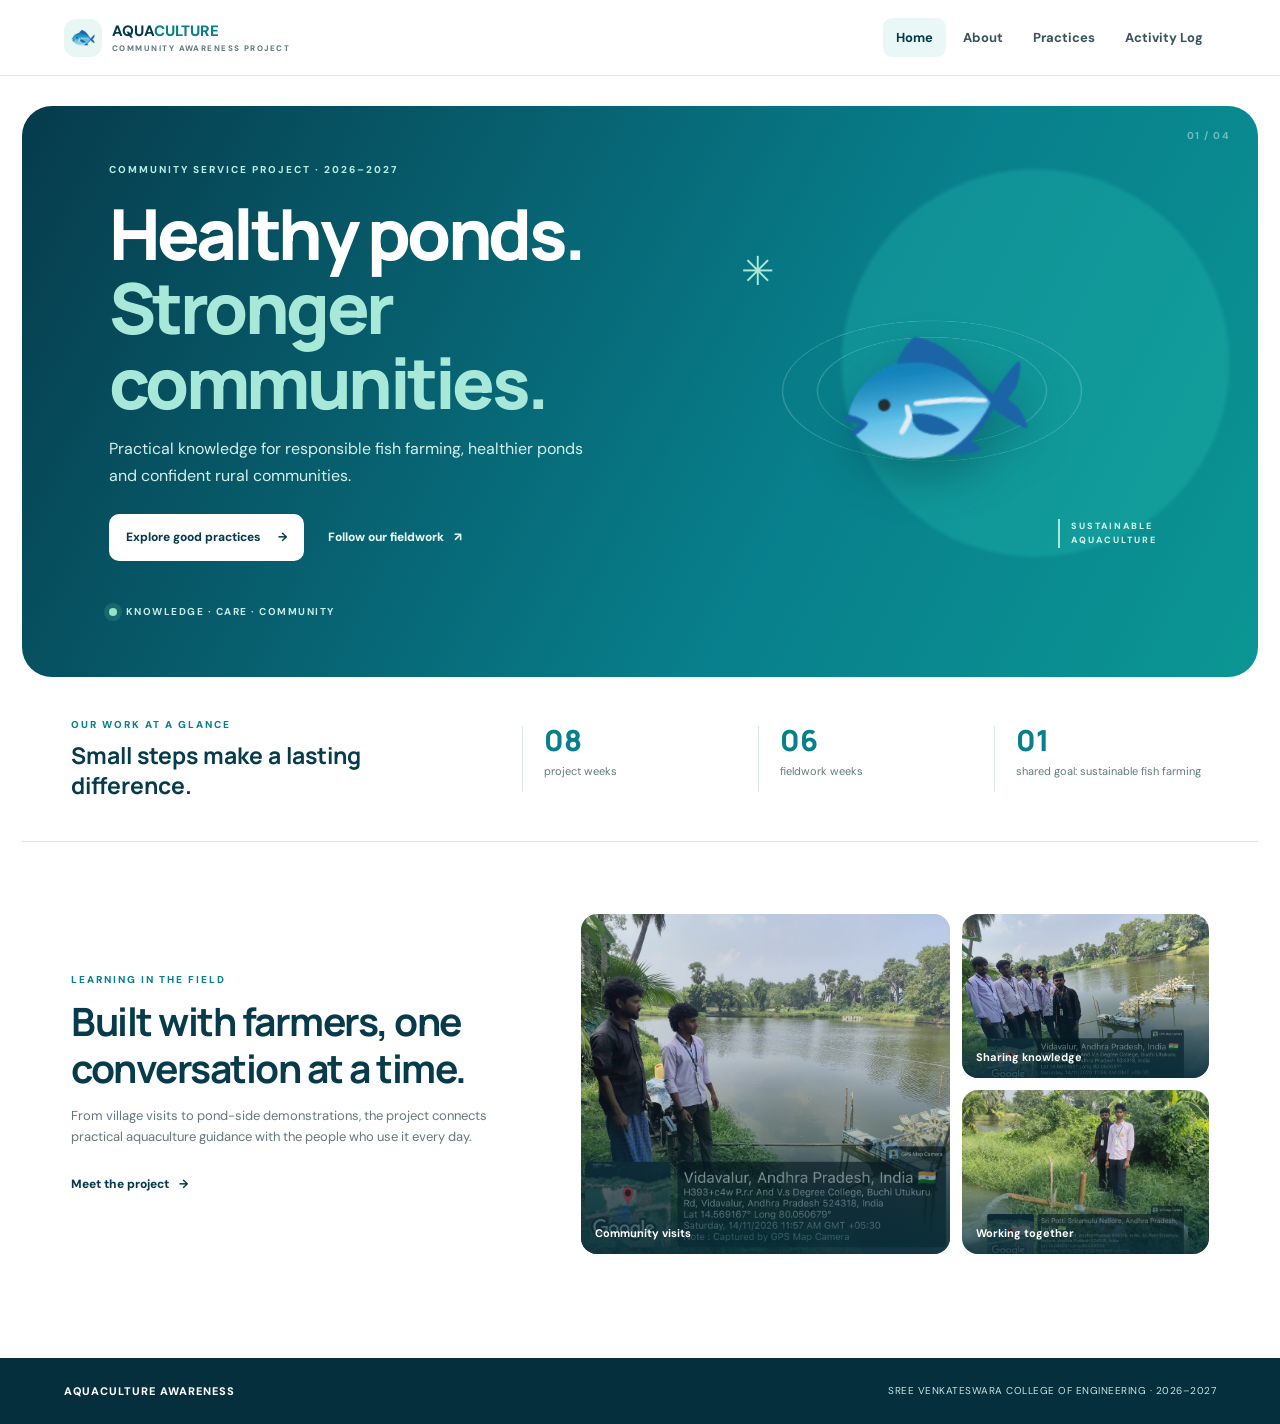
<file: index.html>
<!doctype html>
<html lang="en">
<head>
  <meta charset="utf-8">
  <meta name="viewport" content="width=device-width, initial-scale=1">
  <meta name="theme-color" content="#073b4c">
  <meta name="description" content="Community-led aquaculture awareness and sustainable fish farming practices in rural communities.">
  <title>Home | Aquaculture Awareness</title>
  <link rel="stylesheet" href="style.css?v=20261122-4">
</head>
<body class="page-home">
  <header class="site-header">
    <a class="brand" href="index.html"><span class="brand-mark">🐟</span><span>AQUA<span class="brand-accent">CULTURE</span><small>COMMUNITY AWARENESS PROJECT</small></span></a>
    <button class="menu-toggle" id="menuToggle" type="button" aria-label="Toggle navigation" aria-expanded="false">☰</button>
    <nav class="site-nav" id="siteNav" aria-label="Main navigation">
      <a href="index.html" aria-current="page">Home</a>
      <a href="about.html">About</a>
      <a href="practices.html">Practices</a>
      <a href="activity-log.html">Activity Log</a>
    </nav>
  </header>

  <main class="page-main home-main">
    <section class="home-hero" aria-labelledby="home-title">
      <div class="home-hero-copy">
        <p class="eyebrow">COMMUNITY SERVICE PROJECT · 2026–2027</p>
        <h1 id="home-title">Healthy ponds.<br><span>Stronger communities.</span></h1>
        <p class="hero-intro">Practical knowledge for responsible fish farming, healthier ponds and confident rural communities.</p>
        <div class="home-actions">
          <a class="button button-light" href="practices.html">Explore good practices <span aria-hidden="true">→</span></a>
          <a class="text-link text-link-light" href="activity-log.html">Follow our fieldwork <span aria-hidden="true">↗</span></a>
        </div>
        <div class="hero-note"><span class="pulse-dot"></span> Knowledge · Care · Community</div>
      </div>
      <div class="home-hero-art" aria-hidden="true">
        <div class="water-ring water-ring-one"></div>
        <div class="water-ring water-ring-two"></div>
        <div class="hero-fish">🐟</div>
        <div class="hero-art-label">SUSTAINABLE<br>AQUACULTURE</div>
        <div class="hero-art-leaf">✳</div>
      </div>
      <span class="hero-index" aria-hidden="true">01 / 04</span>
    </section>

    <section class="home-impact" aria-label="Project at a glance">
      <div class="impact-heading">
        <p class="eyebrow">OUR WORK AT A GLANCE</p>
        <h2>Small steps make a lasting difference.</h2>
      </div>
      <div class="impact-stat"><strong>08</strong><span>project weeks</span></div>
      <div class="impact-stat"><strong>06</strong><span>fieldwork weeks</span></div>
      <div class="impact-stat"><strong>01</strong><span>shared goal: sustainable fish farming</span></div>
    </section>

    <section class="home-fieldwork" aria-labelledby="fieldwork-title">
      <div class="fieldwork-copy">
        <p class="eyebrow">LEARNING IN THE FIELD</p>
        <h2 id="fieldwork-title">Built with farmers, one conversation at a time.</h2>
        <p>From village visits to pond-side demonstrations, the project connects practical aquaculture guidance with the people who use it every day.</p>
        <a class="text-link" href="about.html">Meet the project <span aria-hidden="true">→</span></a>
      </div>
      <div class="fieldwork-photos" aria-label="Community fieldwork photographs">
        <figure class="fieldwork-photo photo-large"><img src="assets/week-4-photo-1.jpeg" alt="Community field visit during project week 4"><figcaption>Community visits</figcaption></figure>
        <figure class="fieldwork-photo photo-small"><img src="assets/week-2-photo-1.jpeg" alt="Project awareness work during week 2"><figcaption>Sharing knowledge</figcaption></figure>
        <figure class="fieldwork-photo photo-small"><img src="assets/week-7-photo-1.jpeg" alt="Project team field activity during week 7"><figcaption>Working together</figcaption></figure>
      </div>
    </section>
  </main>

  <footer class="site-footer">
    <a class="footer-brand" href="index.html">AQUACULTURE AWARENESS</a>
    <span>SREE VENKATESWARA COLLEGE OF ENGINEERING · 2026–2027</span>
  </footer>
  <script defer src="script.js?v=20261122-4"></script>
</body>
</html>
</file>
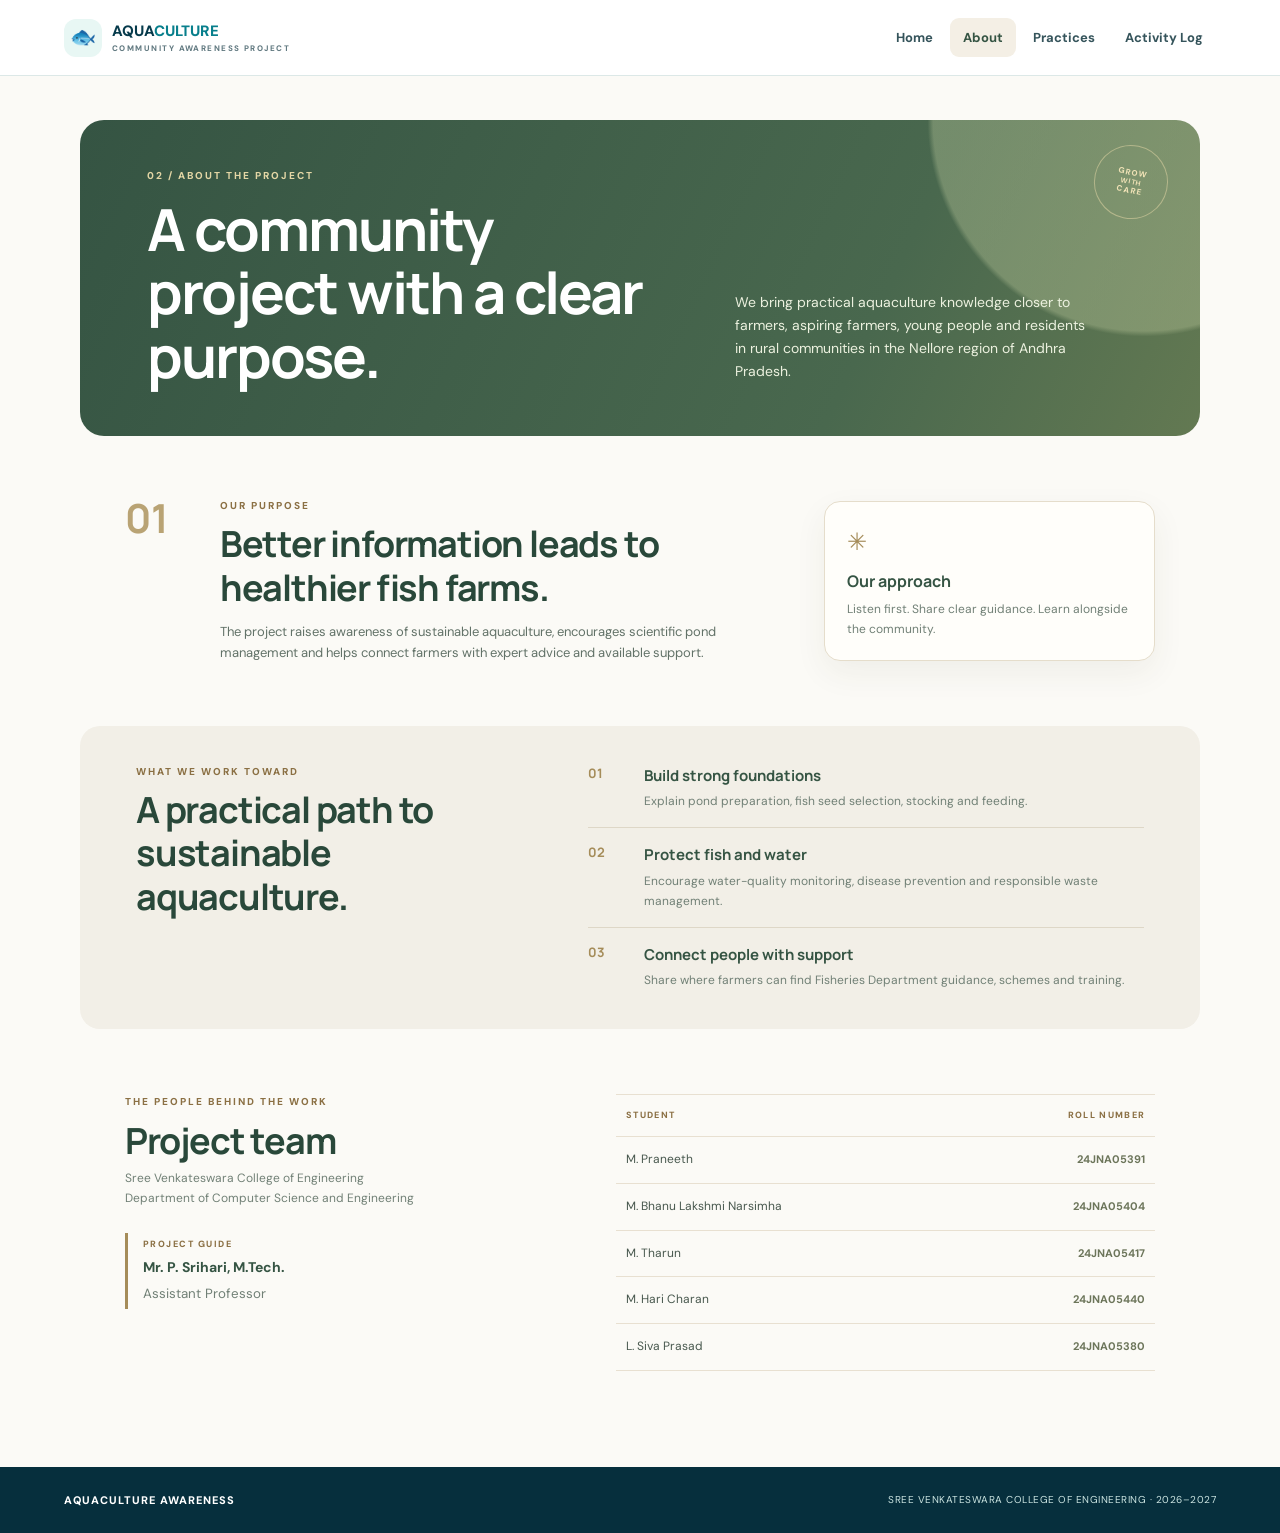
<file: about.html>
<!doctype html>
<html lang="en">
<head>
  <meta charset="utf-8">
  <meta name="viewport" content="width=device-width, initial-scale=1">
  <meta name="theme-color" content="#355443">
  <meta name="description" content="Learn about the community project improving awareness of sustainable aquaculture in rural communities.">
  <title>About | Aquaculture Awareness</title>
  <link rel="stylesheet" href="style.css?v=20261122-4">
</head>
<body class="page-about">
  <header class="site-header">
    <a class="brand" href="index.html"><span class="brand-mark">🐟</span><span>AQUA<span class="brand-accent">CULTURE</span><small>COMMUNITY AWARENESS PROJECT</small></span></a>
    <button class="menu-toggle" id="menuToggle" type="button" aria-label="Toggle navigation" aria-expanded="false">☰</button>
    <nav class="site-nav" id="siteNav" aria-label="Main navigation">
      <a href="index.html">Home</a>
      <a href="about.html" aria-current="page">About</a>
      <a href="practices.html">Practices</a>
      <a href="activity-log.html">Activity Log</a>
    </nav>
  </header>

  <main class="page-main about-main">
    <section class="about-hero" aria-labelledby="about-title">
      <div class="about-hero-copy">
        <p class="eyebrow">02 / ABOUT THE PROJECT</p>
        <h1 id="about-title">A community project with a clear purpose.</h1>
      </div>
      <p class="about-lead">We bring practical aquaculture knowledge closer to farmers, aspiring farmers, young people and residents in rural communities in the Nellore region of Andhra Pradesh.</p>
      <div class="about-seal" aria-hidden="true"><span>GROW</span><b>WITH</b><span>CARE</span></div>
    </section>

    <section class="about-purpose">
      <div class="purpose-number" aria-hidden="true">01</div>
      <div class="purpose-copy">
        <p class="eyebrow">OUR PURPOSE</p>
        <h2>Better information leads to healthier fish farms.</h2>
        <p>The project raises awareness of sustainable aquaculture, encourages scientific pond management and helps connect farmers with expert advice and available support.</p>
      </div>
      <div class="purpose-card">
        <span class="purpose-icon" aria-hidden="true">✳</span>
        <h3>Our approach</h3>
        <p>Listen first. Share clear guidance. Learn alongside the community.</p>
      </div>
    </section>

    <section class="about-priorities" aria-labelledby="priorities-title">
      <div class="section-intro">
        <p class="eyebrow">WHAT WE WORK TOWARD</p>
        <h2 id="priorities-title">A practical path to sustainable aquaculture.</h2>
      </div>
      <ol class="priority-list">
        <li><span>01</span><div><h3>Build strong foundations</h3><p>Explain pond preparation, fish seed selection, stocking and feeding.</p></div></li>
        <li><span>02</span><div><h3>Protect fish and water</h3><p>Encourage water-quality monitoring, disease prevention and responsible waste management.</p></div></li>
        <li><span>03</span><div><h3>Connect people with support</h3><p>Share where farmers can find Fisheries Department guidance, schemes and training.</p></div></li>
      </ol>
    </section>

    <section class="about-team" aria-labelledby="team-title">
      <div class="team-heading">
        <p class="eyebrow">THE PEOPLE BEHIND THE WORK</p>
        <h2 id="team-title">Project team</h2>
        <p>Sree Venkateswara College of Engineering<br>Department of Computer Science and Engineering</p>
        <div class="guide-card"><span>PROJECT GUIDE</span><strong>Mr. P. Srihari, M.Tech.</strong><small>Assistant Professor</small></div>
      </div>
      <div class="team-list">
        <div class="team-list-head"><span>STUDENT</span><span>ROLL NUMBER</span></div>
        <div><span>M. Praneeth</span><b>24JNA05391</b></div>
        <div><span>M. Bhanu Lakshmi Narsimha</span><b>24JNA05404</b></div>
        <div><span>M. Tharun</span><b>24JNA05417</b></div>
        <div><span>M. Hari Charan</span><b>24JNA05440</b></div>
        <div><span>L. Siva Prasad</span><b>24JNA05380</b></div>
      </div>
    </section>
  </main>

  <footer class="site-footer">
    <a class="footer-brand" href="index.html">AQUACULTURE AWARENESS</a>
    <span>SREE VENKATESWARA COLLEGE OF ENGINEERING · 2026–2027</span>
  </footer>
  <script defer src="script.js?v=20261122-4"></script>
</body>
</html>
</file>
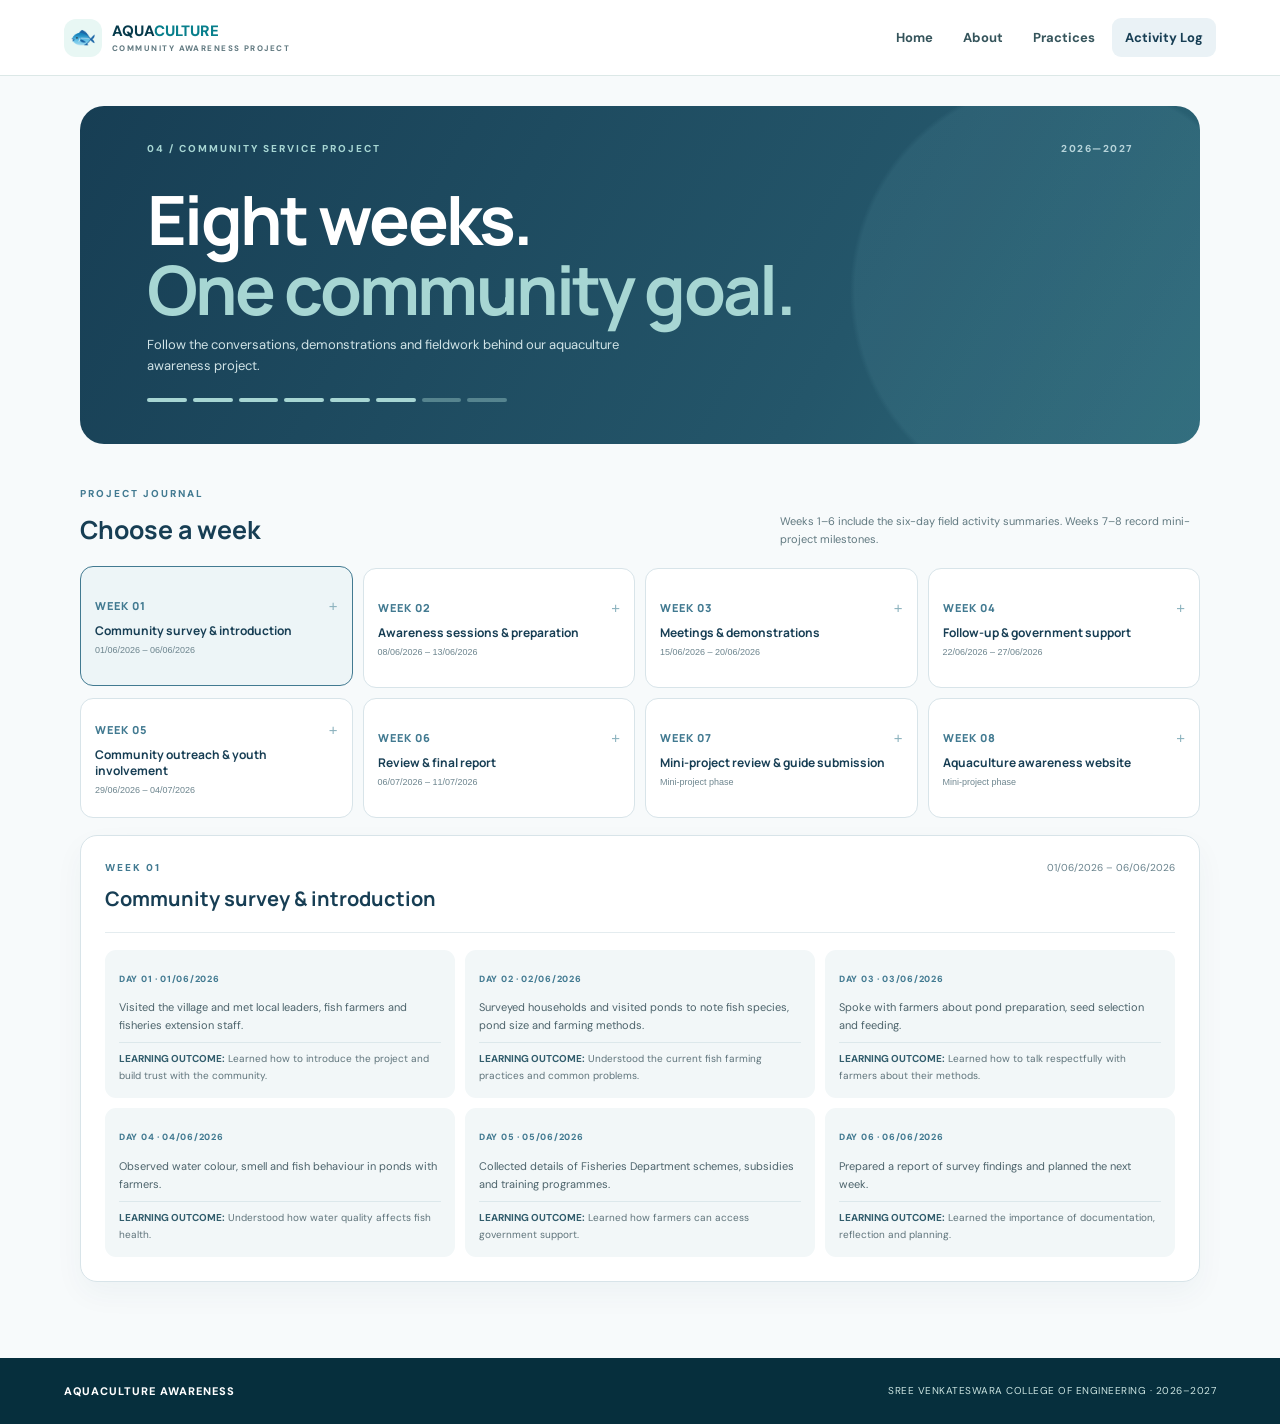
<file: activity-log.html>
<!doctype html>
<html lang="en">
<head>
  <meta charset="utf-8">
  <meta name="viewport" content="width=device-width, initial-scale=1">
  <meta name="theme-color" content="#173e54">
  <meta name="description" content="Explore the eight-week community service project activity log.">
  <title>Activity Log | Aquaculture Awareness</title>
  <link rel="stylesheet" href="style.css?v=20261122-4">
</head>
<body class="page-activity">
  <header class="site-header">
    <a class="brand" href="index.html"><span class="brand-mark">🐟</span><span>AQUA<span class="brand-accent">CULTURE</span><small>COMMUNITY AWARENESS PROJECT</small></span></a>
    <button class="menu-toggle" id="menuToggle" type="button" aria-label="Toggle navigation" aria-expanded="false">☰</button>
    <nav class="site-nav" id="siteNav" aria-label="Main navigation">
      <a href="index.html">Home</a>
      <a href="about.html">About</a>
      <a href="practices.html">Practices</a>
      <a href="activity-log.html" aria-current="page">Activity Log</a>
    </nav>
  </header>

  <main class="page-main activity-main">
    <section class="activity-hero" aria-labelledby="activity-title">
      <div class="activity-hero-top">
        <p class="eyebrow">04 / COMMUNITY SERVICE PROJECT</p>
        <span class="activity-year">2026—2027</span>
      </div>
      <h1 id="activity-title">Eight weeks.<br><span>One community goal.</span></h1>
      <p>Follow the conversations, demonstrations and fieldwork behind our aquaculture awareness project.</p>
      <div class="activity-progress" aria-label="Eight project weeks">
        <span></span><span></span><span></span><span></span><span></span><span></span><span></span><span></span>
      </div>
    </section>

    <section class="activity-content" aria-labelledby="weeks-title">
      <div class="activity-section-heading">
        <div><p class="eyebrow">PROJECT JOURNAL</p><h2 id="weeks-title">Choose a week</h2></div>
        <p>Weeks 1–6 include the six-day field activity summaries. Weeks 7–8 record mini-project milestones.</p>
      </div>
      <div class="week-grid" id="weekGrid"></div>
      <article class="week-report" id="weekReport" aria-live="polite">
        <p class="detail-prompt">Select a week to view its report.</p>
      </article>
    </section>
  </main>

  <footer class="site-footer">
    <a class="footer-brand" href="index.html">AQUACULTURE AWARENESS</a>
    <span>SREE VENKATESWARA COLLEGE OF ENGINEERING · 2026–2027</span>
  </footer>
  <script defer src="script.js?v=20261122-4"></script>
</body>
</html>
</file>
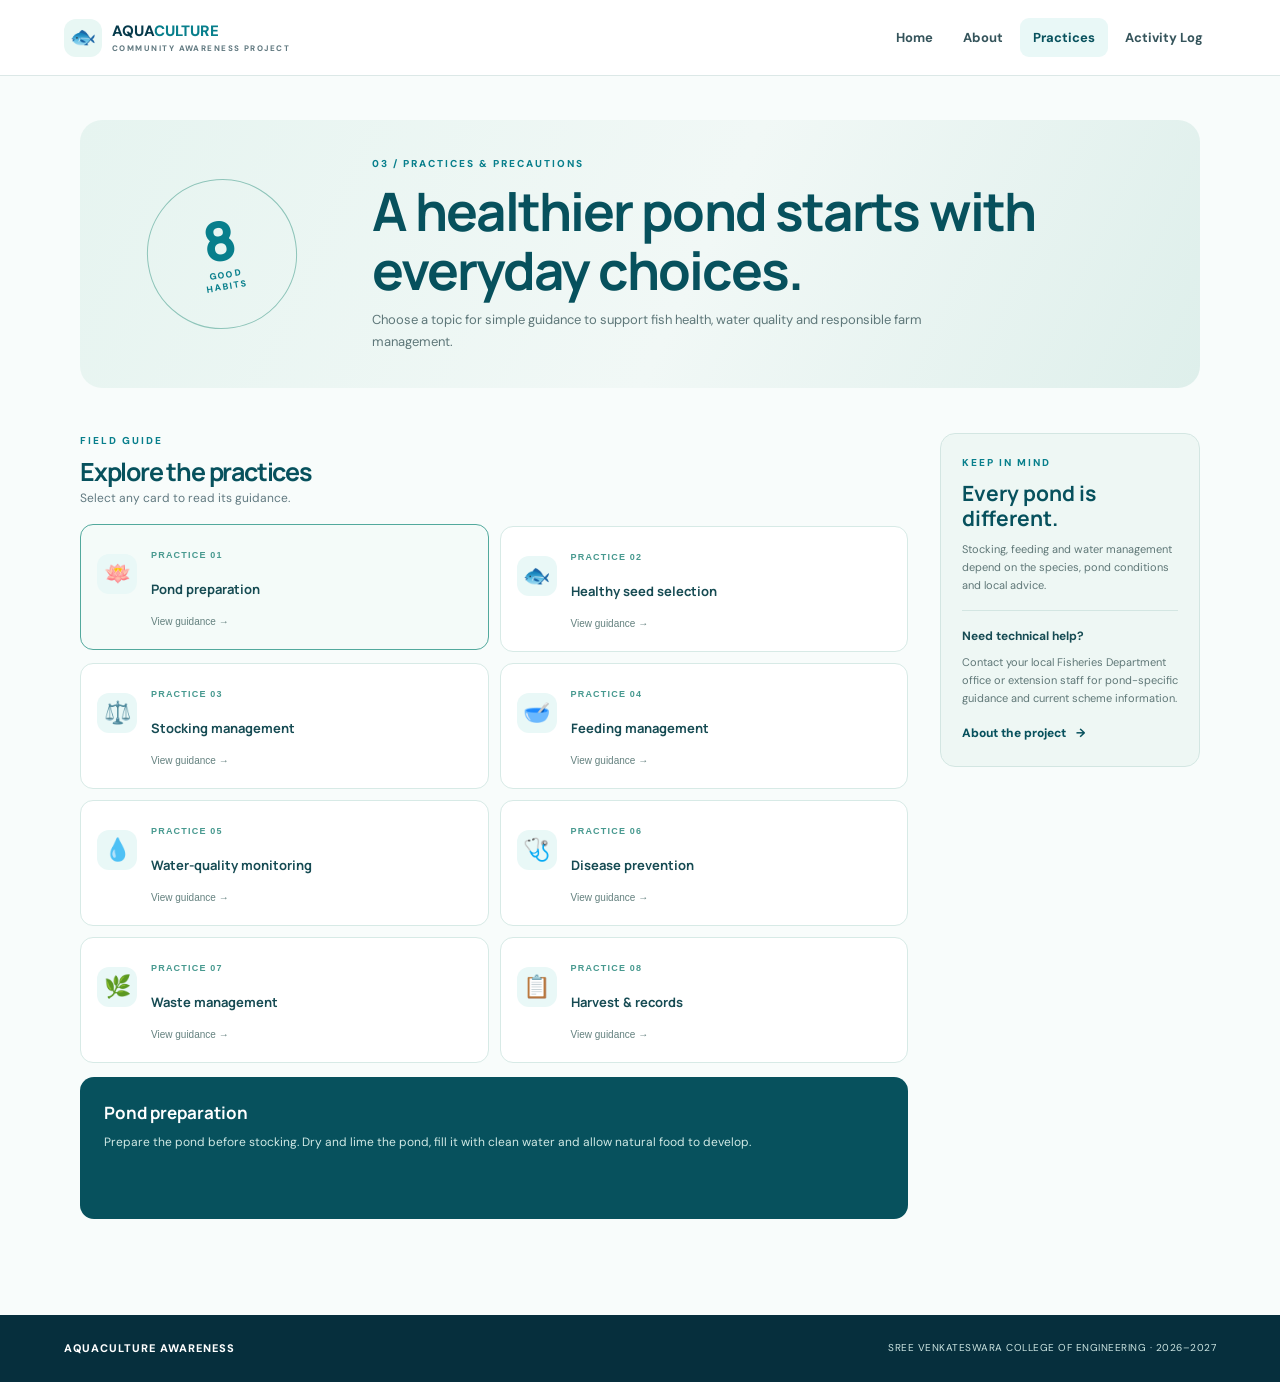
<file: practices.html>
<!doctype html>
<html lang="en">
<head>
  <meta charset="utf-8">
  <meta name="viewport" content="width=device-width, initial-scale=1">
  <meta name="theme-color" content="#087f8c">
  <meta name="description" content="Practical guidance for healthy ponds and sustainable fish farming.">
  <title>Practices | Aquaculture Awareness</title>
  <link rel="stylesheet" href="style.css?v=20261122-4">
</head>
<body class="page-practices">
  <header class="site-header">
    <a class="brand" href="index.html"><span class="brand-mark">🐟</span><span>AQUA<span class="brand-accent">CULTURE</span><small>COMMUNITY AWARENESS PROJECT</small></span></a>
    <button class="menu-toggle" id="menuToggle" type="button" aria-label="Toggle navigation" aria-expanded="false">☰</button>
    <nav class="site-nav" id="siteNav" aria-label="Main navigation">
      <a href="index.html">Home</a>
      <a href="about.html">About</a>
      <a href="practices.html" aria-current="page">Practices</a>
      <a href="activity-log.html">Activity Log</a>
    </nav>
  </header>

  <main class="page-main practices-main">
    <section class="practice-hero" aria-labelledby="practices-title">
      <div class="practice-hero-mark" aria-hidden="true"><span>8</span><small>GOOD<br>HABITS</small></div>
      <div>
        <p class="eyebrow">03 / PRACTICES &amp; PRECAUTIONS</p>
        <h1 id="practices-title">A healthier pond starts with everyday choices.</h1>
        <p>Choose a topic for simple guidance to support fish health, water quality and responsible farm management.</p>
      </div>
    </section>

    <section class="practice-workspace" aria-label="Aquaculture practices">
      <div class="practice-main-column">
        <div class="section-intro practice-intro">
          <p class="eyebrow">FIELD GUIDE</p>
          <h2>Explore the practices</h2>
          <p>Select any card to read its guidance.</p>
        </div>
        <div class="practice-grid" id="practiceGrid"></div>
        <article class="practice-detail" id="practiceDetail" aria-live="polite">
          <p class="detail-prompt">Select a practice above to view its guidance.</p>
        </article>
      </div>
      <aside class="practice-sidebar">
        <p class="eyebrow">KEEP IN MIND</p>
        <h2>Every pond is different.</h2>
        <p>Stocking, feeding and water management depend on the species, pond conditions and local advice.</p>
        <div class="sidebar-rule"></div>
        <strong>Need technical help?</strong>
        <p>Contact your local Fisheries Department office or extension staff for pond-specific guidance and current scheme information.</p>
        <a class="text-link" href="about.html">About the project <span aria-hidden="true">→</span></a>
      </aside>
    </section>
  </main>

  <footer class="site-footer">
    <a class="footer-brand" href="index.html">AQUACULTURE AWARENESS</a>
    <span>SREE VENKATESWARA COLLEGE OF ENGINEERING · 2026–2027</span>
  </footer>
  <script defer src="script.js?v=20261122-4"></script>
</body>
</html>
</file>
<file: style.css>
@import url('https://fonts.googleapis.com/css2?family=DM+Sans:wght@400;500;600;700;800&family=Manrope:wght@500;600;700;800&display=swap');

:root {
  --navy: #073b4c;
  --teal: #087f8c;
  --aqua: #20b8ad;
  --ink: #19343b;
  --muted: #617980;
  --line: #dce8e7;
  --paper: #ffffff;
  --accent: #087f8c;
  --accent-dark: #073b4c;
  --accent-soft: #e9f8f7;
}

* {
  box-sizing: border-box;
}

html {
  scroll-behavior: smooth;
}

body {
  margin: 0;
  background: #fff;
  color: var(--ink);
  font-family: 'DM Sans', sans-serif;
  line-height: 1.65;
}

button,
a {
  -webkit-tap-highlight-color: transparent;
}

a {
  color: inherit;
}

.page-about {
  --accent: #8b7044;
  --accent-dark: #355443;
  --accent-soft: #f4efe5;
  --line: #e8e0d1;
  background: #fbfaf6;
}

.page-practices {
  --accent: #087f8c;
  --accent-dark: #07515d;
  --accent-soft: #e9f8f7;
  background: #f8fcfb;
}

.page-activity {
  --accent: #427a91;
  --accent-dark: #173e54;
  --accent-soft: #eaf2f6;
  --line: #d8e4e9;
  background: #f7fafb;
}

.site-header {
  position: sticky;
  top: 0;
  z-index: 20;
  display: flex;
  min-height: 76px;
  align-items: center;
  justify-content: space-between;
  gap: 24px;
  padding: 10px max(5vw, calc((100vw - 1280px) / 2));
  border-bottom: 1px solid #dce8e7;
  background: #fffffff2;
  backdrop-filter: blur(14px);
}

.brand {
  display: inline-flex;
  align-items: center;
  gap: 10px;
  color: var(--navy);
  font-size: 15px;
  font-weight: 800;
  line-height: 1.25;
  text-decoration: none;
  white-space: nowrap;
}

.brand-mark {
  display: grid;
  width: 38px;
  height: 38px;
  place-items: center;
  border-radius: 12px;
  background: #e8f7f4;
  font-size: 21px;
}

.brand-accent {
  color: var(--teal);
}

.brand small {
  display: block;
  margin-top: 3px;
  color: var(--muted);
  font-size: 8px;
  letter-spacing: 1.45px;
}

.site-nav {
  display: flex;
  align-items: center;
  gap: 4px;
}

.site-nav a {
  border-radius: 9px;
  padding: 9px 13px;
  color: #35545b;
  font-size: 13px;
  font-weight: 700;
  text-decoration: none;
  transition: background .18s ease, color .18s ease;
}

.site-nav a:hover,
.site-nav a[aria-current="page"] {
  background: var(--accent-soft);
  color: var(--accent-dark);
}

.menu-toggle {
  display: none;
  border: 0;
  border-radius: 9px;
  background: var(--accent-soft);
  color: var(--accent-dark);
  cursor: pointer;
  font-size: 20px;
  padding: 7px 12px;
}

.page-main {
  width: min(1120px, calc(100% - 44px));
  margin: 0 auto;
  padding: 44px 0 76px;
}

.eyebrow {
  margin: 0;
  color: var(--accent);
  font-size: 10px;
  font-weight: 800;
  letter-spacing: 2px;
}

h1,
h2,
h3,
p {
  margin-top: 0;
}

h1,
h2,
h3 {
  font-family: 'Manrope', sans-serif;
}

.site-footer {
  display: flex;
  align-items: center;
  justify-content: space-between;
  gap: 16px;
  padding: 24px max(5vw, calc((100vw - 1280px) / 2));
  background: #062f3d;
  color: #cce5e2;
  font-size: 10px;
  letter-spacing: .5px;
}

.footer-brand {
  color: #fff;
  font-size: 11px;
  font-weight: 800;
  letter-spacing: 1px;
  text-decoration: none;
}

.button {
  display: inline-flex;
  min-height: 47px;
  align-items: center;
  justify-content: center;
  gap: 18px;
  border-radius: 10px;
  padding: 11px 17px;
  font-size: 12px;
  font-weight: 800;
  text-decoration: none;
  transition: transform .18s ease, box-shadow .18s ease;
}

.button:hover {
  transform: translateY(-2px);
  box-shadow: 0 10px 24px #002c3b25;
}

.button-light {
  background: #fff;
  color: var(--navy);
}

.text-link {
  display: inline-flex;
  align-items: center;
  gap: 10px;
  color: var(--accent-dark);
  font-size: 12px;
  font-weight: 800;
  text-decoration: none;
}

.text-link span {
  transition: transform .18s ease;
}

.text-link:hover span {
  transform: translateX(4px);
}

.text-link-light {
  color: #e8fbf8;
}

/* Home page */
.home-main {
  width: min(1280px, calc(100% - 44px));
  padding-top: 30px;
}

.home-hero {
  position: relative;
  display: grid;
  min-height: 480px;
  grid-template-columns: 1.1fr .9fr;
  align-items: center;
  overflow: hidden;
  border-radius: 30px;
  padding: 56px 7%;
  background:
    radial-gradient(circle at 82% 45%, #20b8ad55 0 18%, transparent 18.5%),
    linear-gradient(118deg, #063b4c 0%, #087f8c 63%, #0b9693 100%);
  color: #fff;
}

.home-hero-copy {
  position: relative;
  z-index: 2;
}

.home-hero .eyebrow {
  color: #b6eee4;
}

.home-hero h1 {
  margin: 17px 0;
  font-size: clamp(42px, 5.5vw, 72px);
  font-weight: 800;
  letter-spacing: -3.5px;
  line-height: 1.06;
}

.home-hero h1 span {
  color: #a7e8d9;
}

.hero-intro {
  max-width: 500px;
  margin-bottom: 25px;
  color: #d5efec;
  font-size: 16px;
}

.home-actions {
  display: flex;
  align-items: center;
  gap: 24px;
  flex-wrap: wrap;
}

.hero-note {
  display: flex;
  align-items: center;
  gap: 9px;
  margin-top: 43px;
  color: #c7ebe6;
  font-size: 10px;
  font-weight: 700;
  letter-spacing: 1.5px;
  text-transform: uppercase;
}

.pulse-dot {
  width: 8px;
  height: 8px;
  border-radius: 50%;
  background: #91e5c4;
  box-shadow: 0 0 0 5px #91e5c422;
}

.home-hero-art {
  position: relative;
  display: grid;
  min-height: 340px;
  place-items: center;
}

.water-ring {
  position: absolute;
  width: 300px;
  height: 300px;
  border: 1px solid #c5f8ee55;
  border-radius: 50%;
}

.water-ring-one {
  transform: rotateX(62deg) rotateZ(-20deg);
}

.water-ring-two {
  width: 230px;
  height: 230px;
  transform: rotateX(62deg) rotateZ(25deg);
}

.hero-fish {
  z-index: 1;
  font-size: clamp(100px, 13vw, 170px);
  filter: drop-shadow(0 18px 22px #00374466);
  transform: rotate(-8deg);
}

.hero-art-label {
  position: absolute;
  right: 3%;
  bottom: 4%;
  border-left: 2px solid #a7e8d9;
  padding-left: 11px;
  color: #d5f3ed;
  font-size: 9px;
  font-weight: 800;
  letter-spacing: 2px;
  line-height: 1.6;
}

.hero-art-leaf {
  position: absolute;
  top: 5%;
  left: 10%;
  color: #a7e8d9;
  font-size: 40px;
}

.hero-index {
  position: absolute;
  top: 22px;
  right: 28px;
  color: #c7ebe688;
  font-size: 10px;
  font-weight: 700;
  letter-spacing: 1.5px;
}

.home-impact {
  display: grid;
  grid-template-columns: 2fr repeat(3, 1fr);
  align-items: center;
  gap: 22px;
  padding: 40px 4%;
  border-bottom: 1px solid var(--line);
}

.impact-heading h2 {
  max-width: 330px;
  margin: 8px 0 0;
  color: var(--navy);
  font-size: 23px;
  line-height: 1.3;
}

.impact-stat {
  min-height: 66px;
  border-left: 1px solid var(--line);
  padding-left: 21px;
}

.impact-stat strong {
  display: block;
  color: var(--teal);
  font: 800 29px/1 'Manrope', sans-serif;
}

.impact-stat span {
  display: block;
  margin-top: 7px;
  color: var(--muted);
  font-size: 11px;
}

.home-fieldwork {
  display: grid;
  grid-template-columns: .8fr 1.2fr;
  align-items: center;
  gap: 8%;
  padding: 72px 4% 28px;
}

.fieldwork-copy h2 {
  margin: 10px 0 13px;
  color: var(--navy);
  font-size: clamp(27px, 3.2vw, 39px);
  letter-spacing: -1.5px;
  line-height: 1.2;
}

.fieldwork-copy > p:not(.eyebrow) {
  margin-bottom: 22px;
  color: var(--muted);
  font-size: 13px;
}

.fieldwork-photos {
  display: grid;
  height: 340px;
  grid-template-columns: 1.2fr .8fr;
  grid-template-rows: 1fr 1fr;
  gap: 12px;
}

.fieldwork-photo {
  position: relative;
  overflow: hidden;
  margin: 0;
  border-radius: 16px;
  background: var(--accent-soft);
}

.fieldwork-photo img {
  width: 100%;
  height: 100%;
  object-fit: cover;
  transition: transform .3s ease;
}

.fieldwork-photo:hover img {
  transform: scale(1.04);
}

.fieldwork-photo::after {
  position: absolute;
  inset: 45% 0 0;
  background: linear-gradient(transparent, #062f3ddd);
  content: "";
}

.fieldwork-photo figcaption {
  position: absolute;
  z-index: 1;
  bottom: 12px;
  left: 14px;
  color: #fff;
  font-size: 11px;
  font-weight: 700;
}

.photo-large {
  grid-row: span 2;
}

/* About page */
.about-hero {
  position: relative;
  display: grid;
  min-height: 275px;
  grid-template-columns: 1fr .78fr;
  align-items: end;
  gap: 8%;
  overflow: hidden;
  border-radius: 24px;
  padding: 48px 6%;
  background:
    radial-gradient(circle at 95% 0%, #cbd6a755 0 19%, transparent 19.5%),
    linear-gradient(115deg, #355443, #49684e 70%, #637952);
  color: white;
}

.about-hero-copy {
  position: relative;
  z-index: 1;
}

.about-hero .eyebrow {
  color: #e3d6a5;
}

.about-hero h1 {
  max-width: 600px;
  margin: 12px 0 0;
  font-size: clamp(35px, 4.8vw, 58px);
  letter-spacing: -2px;
  line-height: 1.1;
}

.about-lead {
  position: relative;
  z-index: 1;
  max-width: 410px;
  margin: 0 40px 5px 0;
  color: #ecf1df;
  font-size: 14px;
}

.about-seal {
  position: absolute;
  top: 25px;
  right: 32px;
  display: flex;
  width: 74px;
  height: 74px;
  flex-direction: column;
  align-items: center;
  justify-content: center;
  border: 1px solid #e3d6a588;
  border-radius: 50%;
  color: #f0e2b6;
  font-size: 8px;
  font-weight: 800;
  letter-spacing: 1px;
  line-height: 1.2;
  transform: rotate(12deg);
}

.about-seal b {
  font-size: 7px;
}

.about-purpose {
  display: grid;
  grid-template-columns: 70px 1.4fr .8fr;
  align-items: center;
  gap: 25px;
  padding: 62px 4%;
}

.purpose-number {
  align-self: start;
  color: #b9a374;
  font: 700 40px/1 'Manrope', sans-serif;
}

.purpose-copy h2,
.section-intro h2,
.team-heading h2 {
  margin: 8px 0 12px;
  color: #29483a;
  font-size: clamp(26px, 3vw, 36px);
  letter-spacing: -1.2px;
  line-height: 1.2;
}

.purpose-copy p:not(.eyebrow) {
  max-width: 570px;
  margin: 0;
  color: #627268;
  font-size: 13px;
}

.purpose-card {
  border: 1px solid #e5ddcb;
  border-radius: 16px;
  padding: 20px 22px;
  background: #fffefa;
  box-shadow: 0 12px 32px #463b2010;
}

.purpose-icon {
  color: #a58c59;
  font-size: 24px;
}

.purpose-card h3 {
  margin: 6px 0;
  color: #355443;
  font-size: 16px;
}

.purpose-card p {
  margin: 0;
  color: #718076;
  font-size: 12px;
}

.about-priorities {
  display: grid;
  grid-template-columns: .8fr 1.2fr;
  gap: 8%;
  border-radius: 20px;
  padding: 38px 5%;
  background: #f2efe7;
}

.section-intro h2 {
  max-width: 360px;
}

.priority-list {
  display: grid;
  gap: 0;
  margin: 0;
  padding: 0;
  list-style: none;
}

.priority-list li {
  display: grid;
  grid-template-columns: 42px 1fr;
  gap: 14px;
  border-bottom: 1px solid #ded7c7;
  padding: 15px 0;
}

.priority-list li:first-child {
  padding-top: 0;
}

.priority-list li:last-child {
  border-bottom: 0;
  padding-bottom: 0;
}

.priority-list li > span {
  color: #a58c59;
  font: 700 13px 'Manrope', sans-serif;
}

.priority-list h3 {
  margin: 0 0 4px;
  color: #355443;
  font-size: 15px;
}

.priority-list p {
  margin: 0;
  color: #718076;
  font-size: 12px;
}

.about-team {
  display: grid;
  grid-template-columns: .85fr 1.15fr;
  gap: 9%;
  padding: 65px 4% 20px;
}

.team-heading h2 {
  margin-bottom: 7px;
}

.team-heading > p:not(.eyebrow) {
  color: #718076;
  font-size: 12px;
}

.guide-card {
  display: flex;
  flex-direction: column;
  align-items: flex-start;
  gap: 4px;
  margin-top: 25px;
  border-left: 3px solid #a58c59;
  padding: 4px 0 4px 15px;
}

.guide-card span {
  color: #8b7044;
  font-size: 9px;
  font-weight: 800;
  letter-spacing: 1.5px;
}

.guide-card strong {
  color: #355443;
  font-size: 14px;
}

.guide-card small {
  color: #718076;
}

.team-list {
  border-top: 1px solid var(--line);
}

.team-list > div {
  display: grid;
  grid-template-columns: 1fr auto;
  gap: 20px;
  border-bottom: 1px solid var(--line);
  padding: 13px 10px;
  color: #48584e;
  font-size: 12px;
}

.team-list b {
  color: #6c755a;
  font-size: 11px;
}

.team-list .team-list-head {
  color: #8b7044;
  font-size: 9px;
  font-weight: 800;
  letter-spacing: 1.3px;
}

/* Practices page */
.practice-hero {
  display: grid;
  min-height: 235px;
  grid-template-columns: 190px 1fr;
  align-items: center;
  gap: 35px;
  border-radius: 22px;
  padding: 36px 6%;
  background: linear-gradient(115deg, #e6f4f0, #f1f8f6 55%, #deefeb);
}

.practice-hero-mark {
  display: flex;
  width: 150px;
  height: 150px;
  flex-direction: column;
  align-items: center;
  justify-content: center;
  border: 1px solid #8fc5ba;
  border-radius: 50%;
  color: #087f8c;
  transform: rotate(-9deg);
}

.practice-hero-mark span {
  font: 800 54px/.9 'Manrope', sans-serif;
}

.practice-hero-mark small {
  margin-top: 7px;
  font-size: 9px;
  font-weight: 800;
  letter-spacing: 1.4px;
  line-height: 1.3;
  text-align: center;
}

.practice-hero h1 {
  max-width: 690px;
  margin: 9px 0;
  color: #07515d;
  font-size: clamp(33px, 4.6vw, 53px);
  letter-spacing: -1.9px;
  line-height: 1.12;
}

.practice-hero > div:last-child > p:last-child {
  max-width: 600px;
  margin: 0;
  color: #5e7779;
  font-size: 13px;
}

.practice-workspace {
  display: grid;
  grid-template-columns: 1fr 260px;
  align-items: start;
  gap: 32px;
  padding: 45px 0 20px;
}

.practice-intro {
  margin-bottom: 18px;
}

.practice-intro h2 {
  margin: 7px 0 2px;
  color: #07515d;
  font-size: 25px;
}

.practice-intro > p:last-child {
  margin: 0;
  color: var(--muted);
  font-size: 12px;
}

.practice-grid {
  display: grid;
  grid-template-columns: repeat(2, minmax(0, 1fr));
  gap: 11px;
}

.practice-card {
  display: grid;
  min-height: 126px;
  grid-template-columns: 42px 1fr;
  grid-template-rows: auto auto;
  align-items: center;
  gap: 3px 12px;
  border: 1px solid #d7eae6;
  border-radius: 13px;
  padding: 16px;
  background: #fff;
  color: var(--ink);
  cursor: pointer;
  text-align: left;
  transition: border .18s ease, background .18s ease, transform .18s ease;
}

.practice-card:hover,
.practice-card[aria-pressed="true"] {
  border-color: #52a99d;
  background: #f4fbf9;
  transform: translateY(-2px);
}

.practice-card-icon {
  display: grid;
  width: 40px;
  height: 40px;
  grid-row: span 2;
  place-items: center;
  border-radius: 12px;
  background: var(--accent-soft);
  font-size: 22px;
}

.practice-card-number {
  color: #47998f;
  font-size: 9px;
  font-weight: 800;
  letter-spacing: 1.2px;
}

.practice-card strong {
  color: #164b53;
  font: 700 13px 'Manrope', sans-serif;
}

.practice-card-action {
  grid-column: 2;
  color: #64817f;
  font-size: 10px;
}

.practice-detail {
  min-height: 142px;
  margin-top: 14px;
  border-radius: 14px;
  padding: 22px 24px;
  background: #07515d;
  color: #e7f6f2;
}

.practice-detail h3 {
  margin: 0 0 6px;
  color: #fff;
  font-size: 17px;
}

.practice-detail p {
  max-width: 670px;
  margin: 0;
  color: #d0e9e5;
  font-size: 12px;
}

.detail-prompt {
  margin: 0;
  color: #d0e9e5;
  font-size: 12px;
}

.practice-sidebar {
  position: sticky;
  top: 102px;
  border: 1px solid #d3e6e2;
  border-radius: 15px;
  padding: 21px;
  background: #eef7f4;
}

.practice-sidebar h2 {
  margin: 9px 0;
  color: #07515d;
  font-size: 21px;
  line-height: 1.2;
}

.practice-sidebar p:not(.eyebrow) {
  color: #5f7777;
  font-size: 11px;
}

.practice-sidebar strong {
  display: block;
  margin: 14px 0 6px;
  color: #164b53;
  font-size: 12px;
}

.sidebar-rule {
  height: 1px;
  margin: 16px 0;
  background: #d3e6e2;
}

/* Activity log page */
.activity-main {
  padding-top: 30px;
}

.activity-hero {
  position: relative;
  overflow: hidden;
  min-height: 330px;
  border-radius: 24px;
  padding: 35px 6% 42px;
  background:
    radial-gradient(circle at 88% 55%, #4f8a9b33 0 21%, transparent 21.5%),
    linear-gradient(120deg, #173e54, #24566a 68%, #2c6878);
  color: white;
}

.activity-hero-top {
  display: flex;
  align-items: center;
  justify-content: space-between;
}

.activity-hero .eyebrow {
  color: #a7d6d3;
}

.activity-year {
  color: #b7d4da;
  font-size: 10px;
  font-weight: 800;
  letter-spacing: 1.5px;
}

.activity-hero h1 {
  position: relative;
  z-index: 1;
  margin: 26px 0 10px;
  font-size: clamp(42px, 6vw, 68px);
  letter-spacing: -2.7px;
  line-height: 1.03;
}

.activity-hero h1 span {
  color: #a7d6d3;
}

.activity-hero > p {
  max-width: 490px;
  margin-bottom: 22px;
  color: #d1e4e7;
  font-size: 13px;
}

.activity-progress {
  display: flex;
  width: min(360px, 100%);
  gap: 6px;
}

.activity-progress span {
  height: 4px;
  flex: 1;
  border-radius: 4px;
  background: #a7d6d366;
}

.activity-progress span:nth-child(-n+6) {
  background: #a7d6d3;
}

.activity-content {
  padding-top: 42px;
}

.activity-section-heading {
  display: flex;
  align-items: end;
  justify-content: space-between;
  gap: 30px;
  margin-bottom: 18px;
}

.activity-section-heading h2 {
  margin: 6px 0 0;
  color: #173e54;
  font-size: 25px;
}

.activity-section-heading > p {
  max-width: 420px;
  margin: 0 0 2px;
  color: var(--muted);
  font-size: 11px;
}

.week-grid {
  display: grid;
  grid-template-columns: repeat(4, minmax(0, 1fr));
  gap: 10px;
}

.week-card {
  min-height: 120px;
  border: 1px solid #d8e4e9;
  border-radius: 13px;
  padding: 14px;
  background: #fff;
  color: var(--ink);
  cursor: pointer;
  text-align: left;
  transition: border .18s ease, background .18s ease, transform .18s ease;
}

.week-card:hover,
.week-card[aria-pressed="true"] {
  border-color: #427a91;
  background: #edf5f7;
  transform: translateY(-2px);
}

.week-card-top {
  display: flex;
  align-items: center;
  justify-content: space-between;
}

.week-card-number {
  color: #427a91;
  font: 800 11px 'Manrope', sans-serif;
  letter-spacing: 1px;
}

.week-card-icon {
  color: #8ab1bd;
  font-size: 15px;
}

.week-card strong {
  display: block;
  margin-top: 9px;
  color: #173e54;
  font: 700 12px/1.35 'Manrope', sans-serif;
}

.week-card small {
  display: block;
  margin-top: 6px;
  color: #6d858e;
  font-size: 9px;
}

.week-report {
  margin-top: 17px;
  border: 1px solid #d8e4e9;
  border-radius: 17px;
  padding: 24px;
  background: #fff;
  box-shadow: 0 12px 30px #173e540b;
}

.report-header {
  display: flex;
  align-items: start;
  justify-content: space-between;
  gap: 20px;
  border-bottom: 1px solid #e4ecef;
  padding-bottom: 17px;
}

.report-header h3 {
  margin: 5px 0 0;
  color: #173e54;
  font-size: 20px;
}

.report-date {
  color: #67818b;
  font-size: 10px;
  white-space: nowrap;
}

.day-grid {
  display: grid;
  grid-template-columns: repeat(3, minmax(0, 1fr));
  gap: 10px;
  padding-top: 17px;
}

.day-card {
  border-radius: 11px;
  padding: 14px;
  background: #f2f7f8;
}

.day-card > span {
  color: #427a91;
  font-size: 9px;
  font-weight: 800;
  letter-spacing: .7px;
}

.day-card p {
  margin: 8px 0;
  color: #4c636b;
  font-size: 11px;
}

.day-learning {
  border-top: 1px solid #dce8eb;
  padding-top: 8px;
  color: #5f747b;
  font-size: 10px;
}

.day-learning strong {
  color: #315d6c;
}

.milestone-note {
  margin-top: 17px;
  border-left: 3px solid #427a91;
  padding: 13px 17px;
  background: #f2f7f8;
}

.milestone-note strong {
  color: #315d6c;
  font-size: 10px;
  letter-spacing: 1px;
}

.milestone-note p {
  margin: 5px 0 0;
  color: #4c636b;
  font-size: 12px;
}

@media (max-width: 900px) {
  .site-header {
    padding-right: 22px;
    padding-left: 22px;
  }

  .home-hero {
    min-height: 410px;
    padding: 44px 5%;
  }

  .home-hero-art {
    min-height: 260px;
  }

  .water-ring {
    width: 230px;
    height: 230px;
  }

  .water-ring-two {
    width: 180px;
    height: 180px;
  }

  .home-impact {
    grid-template-columns: repeat(3, 1fr);
  }

  .impact-heading {
    grid-column: 1 / -1;
  }

  .impact-stat:nth-of-type(2) {
    border-left: 0;
    padding-left: 0;
  }

  .about-purpose {
    grid-template-columns: 50px 1fr;
  }

  .purpose-card {
    grid-column: 2;
  }

  .practice-workspace {
    grid-template-columns: 1fr;
  }

  .practice-sidebar {
    position: static;
    display: grid;
    grid-template-columns: 1fr 1fr;
    column-gap: 22px;
  }

  .practice-sidebar .eyebrow,
  .practice-sidebar h2,
  .practice-sidebar .sidebar-rule {
    grid-column: 1 / -1;
  }

  .week-grid {
    grid-template-columns: repeat(2, minmax(0, 1fr));
  }
}

@media (max-width: 650px) {
  .site-header {
    min-height: 68px;
    padding: 9px 16px;
  }

  .brand {
    font-size: 13px;
  }

  .brand-mark {
    width: 34px;
    height: 34px;
    font-size: 18px;
  }

  .brand small {
    font-size: 7px;
    letter-spacing: 1px;
  }

  .menu-toggle {
    display: block;
  }

  .site-nav {
    position: absolute;
    top: 67px;
    right: 0;
    left: 0;
    display: none;
    align-items: stretch;
    flex-direction: column;
    border-bottom: 1px solid var(--line);
    padding: 11px 16px 16px;
    background: #fff;
    box-shadow: 0 14px 24px #073b4c12;
  }

  .site-nav.is-open {
    display: flex;
  }

  .site-nav a {
    padding: 11px 13px;
  }

  .page-main,
  .home-main {
    width: calc(100% - 28px);
    padding-top: 19px;
    padding-bottom: 48px;
  }

  .home-hero {
    min-height: 0;
    grid-template-columns: 1fr;
    gap: 0;
    border-radius: 20px;
    padding: 34px 22px 20px;
  }

  .home-hero h1 {
    margin: 12px 0;
    font-size: clamp(39px, 12vw, 56px);
    letter-spacing: -2.2px;
  }

  .hero-intro {
    font-size: 13px;
  }

  .home-actions {
    align-items: flex-start;
    flex-direction: column;
    gap: 13px;
  }

  .hero-note {
    margin-top: 25px;
  }

  .home-hero-art {
    min-height: 185px;
  }

  .hero-fish {
    font-size: 102px;
  }

  .water-ring {
    width: 175px;
    height: 175px;
  }

  .water-ring-two {
    width: 135px;
    height: 135px;
  }

  .hero-art-label {
    right: 4%;
    bottom: 0;
  }

  .hero-art-leaf {
    top: 0;
  }

  .hero-index {
    top: 16px;
    right: 17px;
  }

  .home-impact {
    grid-template-columns: 1fr 1fr;
    gap: 18px 10px;
    padding: 30px 4%;
  }

  .impact-heading {
    grid-column: 1 / -1;
  }

  .impact-heading h2 {
    font-size: 20px;
  }

  .impact-stat {
    min-height: 55px;
    padding-left: 12px;
  }

  .impact-stat:nth-of-type(2) {
    border-left: 0;
    padding-left: 0;
  }

  .impact-stat strong {
    font-size: 25px;
  }

  .home-fieldwork {
    grid-template-columns: 1fr;
    gap: 24px;
    padding: 38px 3% 5px;
  }

  .fieldwork-copy h2 {
    font-size: 29px;
  }

  .fieldwork-photos {
    height: 250px;
    gap: 8px;
  }

  .fieldwork-photo {
    border-radius: 11px;
  }

  .fieldwork-photo figcaption {
    left: 9px;
    bottom: 8px;
    font-size: 9px;
  }

  .site-footer {
    align-items: flex-start;
    flex-direction: column;
    padding: 20px 18px;
    font-size: 9px;
  }

  .about-hero {
    min-height: 0;
    grid-template-columns: 1fr;
    gap: 17px;
    border-radius: 18px;
    padding: 32px 22px;
  }

  .about-hero h1 {
    max-width: 420px;
    font-size: 38px;
  }

  .about-lead {
    margin: 0;
    font-size: 12px;
  }

  .about-seal {
    top: 17px;
    right: 17px;
    width: 55px;
    height: 55px;
    font-size: 6px;
  }

  .about-purpose {
    grid-template-columns: 34px 1fr;
    gap: 13px;
    padding: 37px 3%;
  }

  .purpose-number {
    font-size: 29px;
  }

  .purpose-copy h2,
  .section-intro h2,
  .team-heading h2 {
    font-size: 25px;
  }

  .purpose-card {
    grid-column: 2;
    padding: 16px;
  }

  .about-priorities {
    grid-template-columns: 1fr;
    gap: 18px;
    border-radius: 16px;
    padding: 25px 20px;
  }

  .about-team {
    grid-template-columns: 1fr;
    gap: 24px;
    padding: 40px 3% 8px;
  }

  .team-list > div {
    grid-template-columns: 1fr auto;
    gap: 9px;
    padding: 11px 3px;
    font-size: 10px;
  }

  .team-list b {
    font-size: 9px;
  }

  .practice-hero {
    min-height: 0;
    grid-template-columns: 65px 1fr;
    gap: 17px;
    border-radius: 17px;
    padding: 25px 17px;
  }

  .practice-hero-mark {
    width: 63px;
    height: 63px;
  }

  .practice-hero-mark span {
    font-size: 29px;
  }

  .practice-hero-mark small {
    display: none;
  }

  .practice-hero h1 {
    font-size: 29px;
    letter-spacing: -1px;
  }

  .practice-hero > div:last-child > p:last-child {
    font-size: 11px;
  }

  .practice-workspace {
    gap: 20px;
    padding-top: 30px;
  }

  .practice-grid {
    grid-template-columns: 1fr;
    gap: 8px;
  }

  .practice-card {
    min-height: 90px;
    padding: 12px;
  }

  .practice-detail {
    padding: 18px;
  }

  .practice-sidebar {
    display: block;
    padding: 18px;
  }

  .practice-sidebar .sidebar-rule {
    margin: 13px 0;
  }

  .activity-main {
    padding-top: 18px;
  }

  .activity-hero {
    min-height: 0;
    border-radius: 18px;
    padding: 27px 21px 30px;
  }

  .activity-hero h1 {
    margin-top: 31px;
    font-size: 43px;
    letter-spacing: -1.8px;
  }

  .activity-hero > p {
    font-size: 12px;
  }

  .activity-year {
    font-size: 8px;
  }

  .activity-section-heading {
    align-items: flex-start;
    flex-direction: column;
    gap: 7px;
  }

  .activity-section-heading h2 {
    font-size: 22px;
  }

  .week-grid {
    grid-template-columns: repeat(2, minmax(0, 1fr));
    gap: 7px;
  }

  .week-card {
    min-height: 113px;
    padding: 11px;
  }

  .week-card strong {
    font-size: 10px;
  }

  .week-card small {
    font-size: 8px;
  }

  .week-report {
    padding: 16px;
  }

  .report-header {
    flex-direction: column;
    gap: 5px;
  }

  .report-header h3 {
    font-size: 17px;
  }

  .day-grid {
    grid-template-columns: 1fr;
  }
}
</file>
